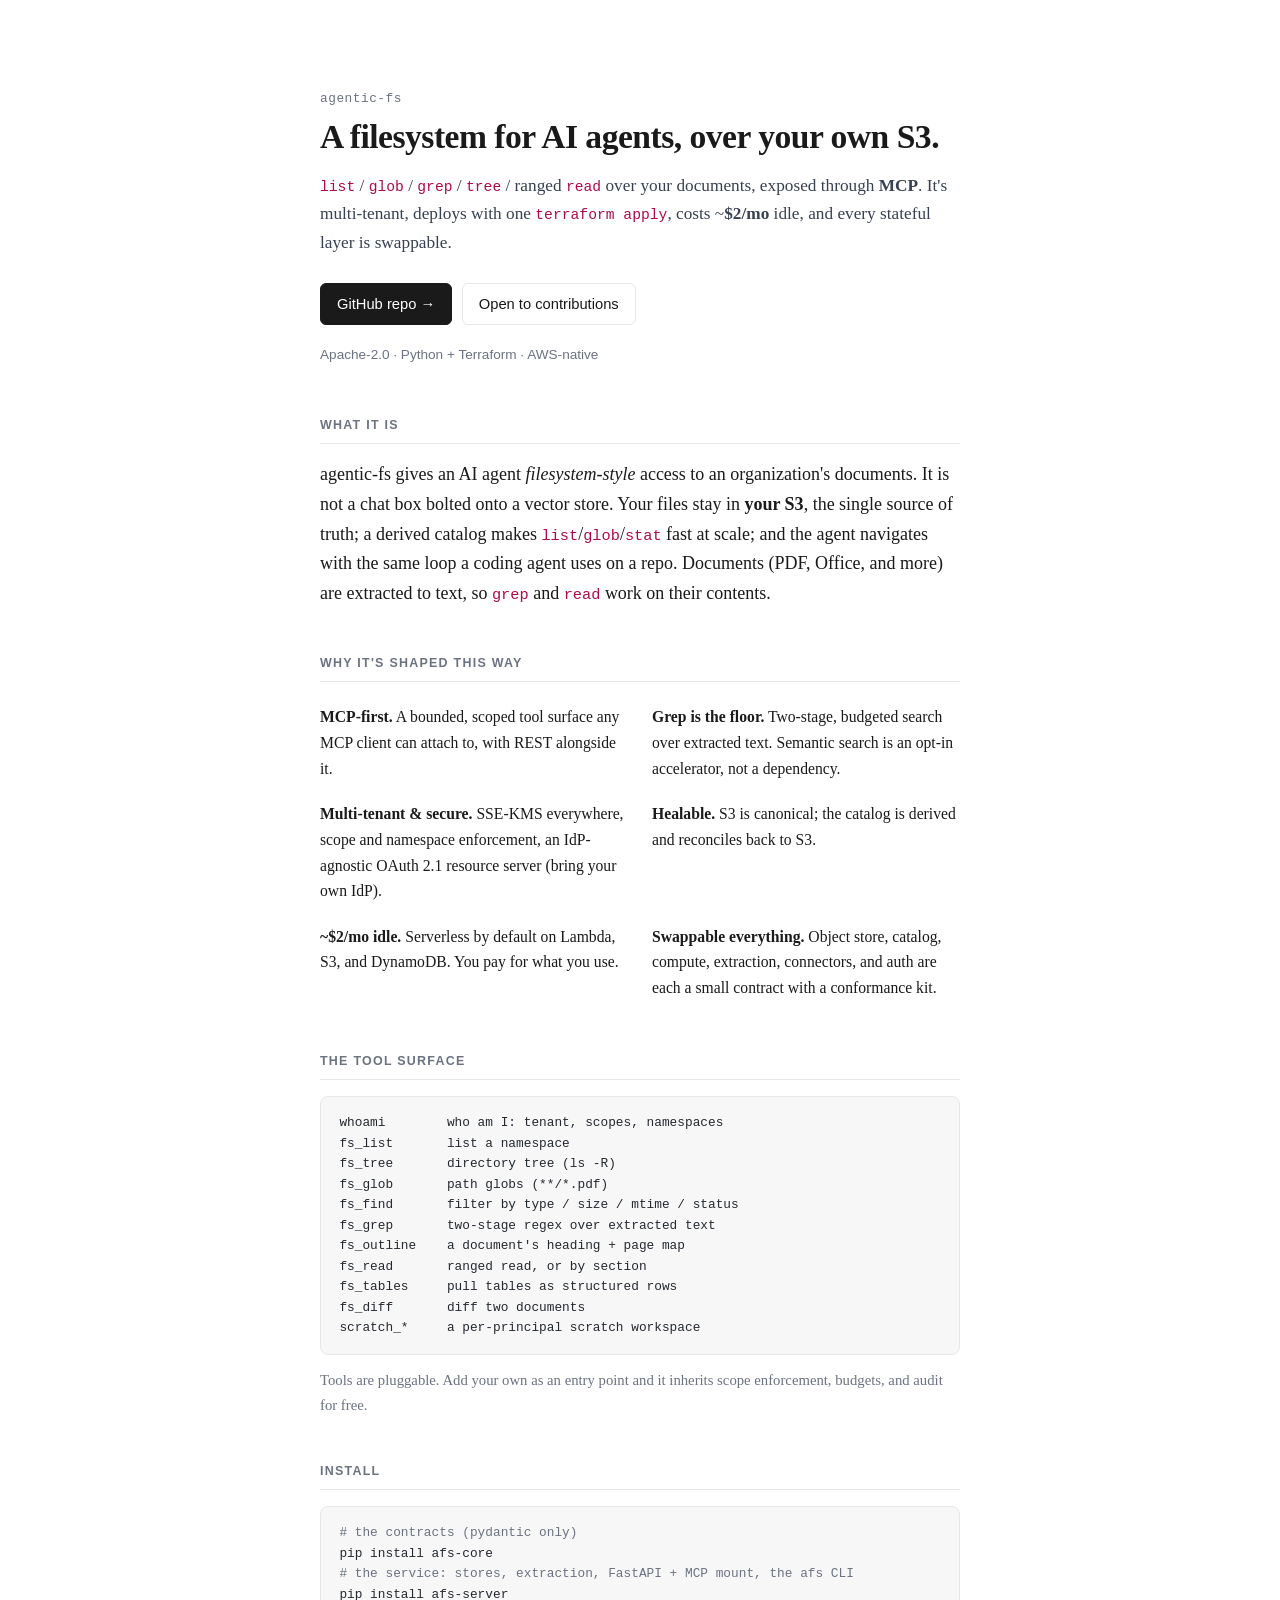
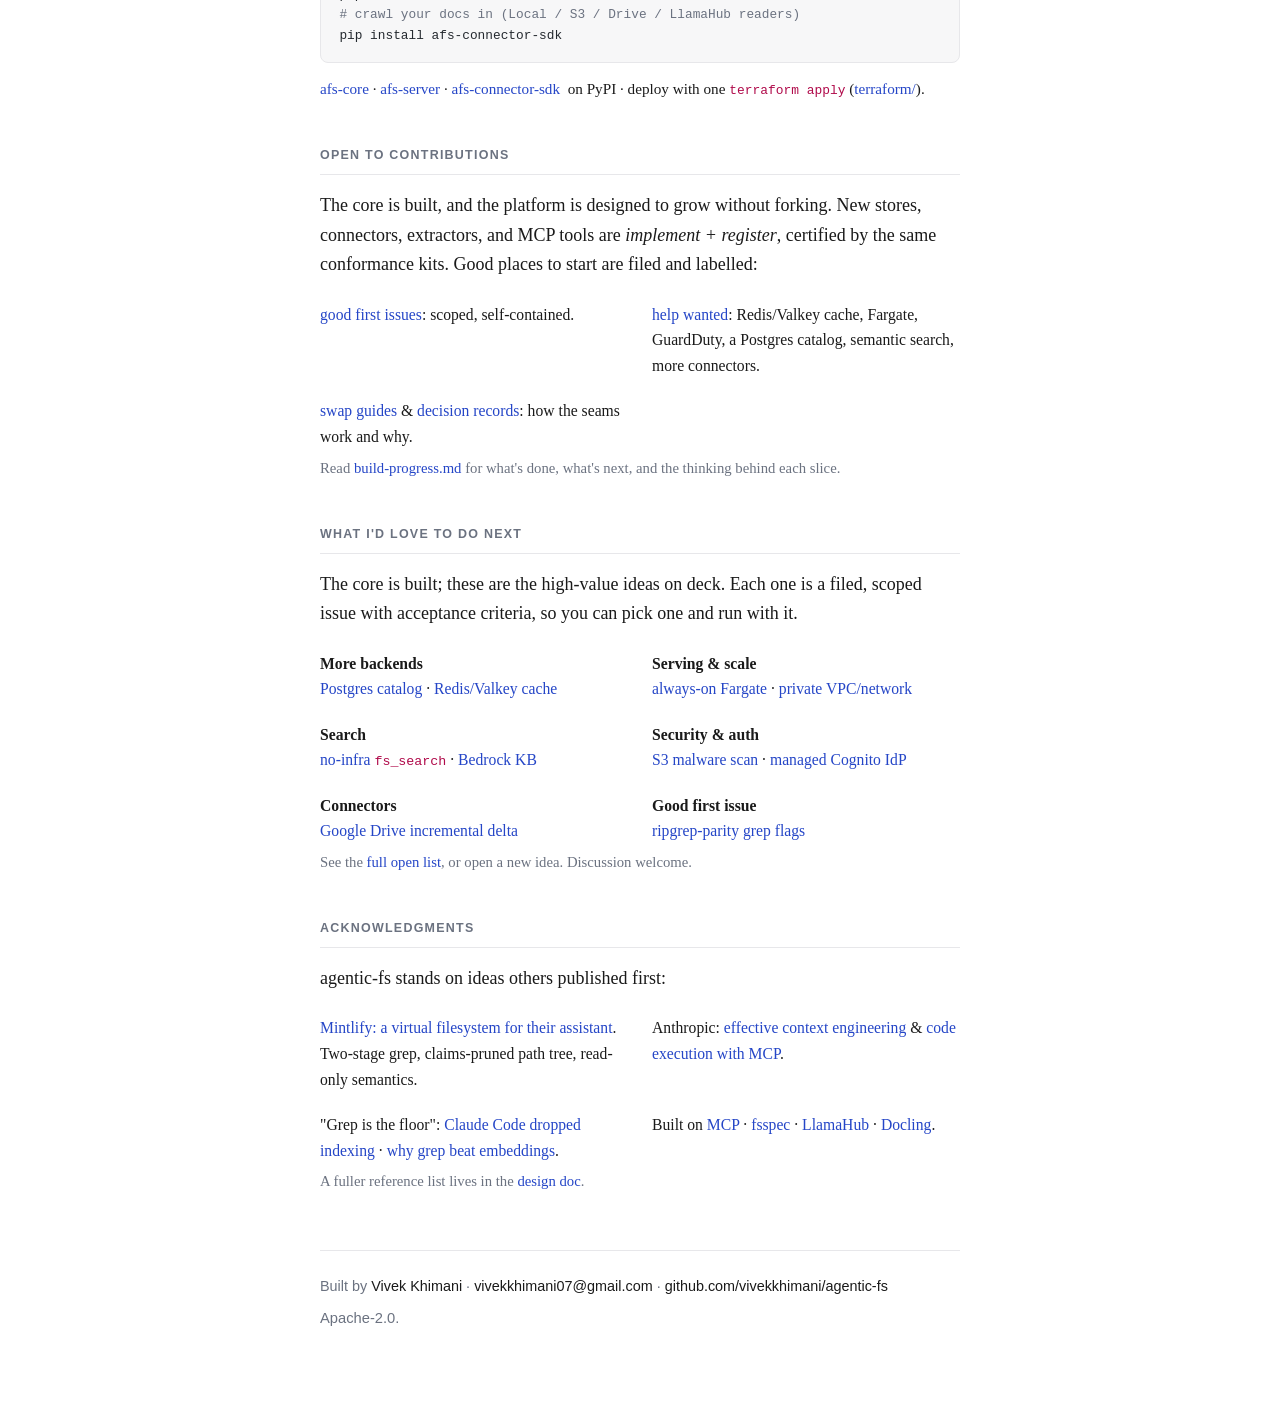
<file: marketing/site/index.html>
<!doctype html>
<html lang="en">
  <head>
    <meta charset="utf-8" />
    <meta name="viewport" content="width=device-width, initial-scale=1" />
    <title>agentic-fs: a filesystem for AI agents, over your own S3</title>
    <meta
      name="description"
      content="Filesystem-style access to your documents for AI agents. list / glob / grep / read over your own S3, via MCP. Multi-tenant, one terraform apply, ~$2/mo idle, every layer swappable. Apache-2.0."
    />
    <meta property="og:title" content="agentic-fs" />
    <meta
      property="og:description"
      content="A filesystem for AI agents, over your own S3. MCP-first, multi-tenant, swappable, ~$2/mo idle. Open source (Apache-2.0)."
    />
    <meta property="og:type" content="website" />
    <meta property="og:url" content="https://agenticfs.xyz" />
    <link
      rel="icon"
      href="data:image/svg+xml,&lt;svg xmlns='http://www.w3.org/2000/svg' viewBox='0 0 16 16'&gt;&lt;text y='14' font-size='14'&gt;%F0%9F%97%82%EF%B8%8F&lt;/text&gt;&lt;/svg&gt;"
    />
    <link rel="stylesheet" href="styles.css" />
  </head>
  <body>
    <main>
      <header class="hero">
        <div class="eyebrow">agentic-fs</div>
        <h1>A filesystem for AI agents, over your own S3.</h1>
        <p class="tagline">
          <code>list</code> / <code>glob</code> / <code>grep</code> /
          <code>tree</code> / ranged <code>read</code> over your documents,
          exposed through <strong>MCP</strong>. It's multi-tenant, deploys with one
          <code>terraform apply</code>, costs ~<strong>$2/mo</strong> idle, and
          every stateful layer is swappable.
        </p>
        <div class="cta">
          <a class="btn primary" href="https://github.com/vivekkhimani/agentic-fs">GitHub repo →</a>
          <a class="btn" href="#contribute">Open to contributions</a>
        </div>
        <p class="meta">Apache-2.0 · Python + Terraform · AWS-native</p>
      </header>

      <section>
        <h2>What it is</h2>
        <p>
          agentic-fs gives an AI agent <em>filesystem-style</em> access to an
          organization's documents. It is not a chat box bolted onto a vector
          store. Your files stay in <strong>your S3</strong>, the single source of
          truth; a derived catalog makes <code>list</code>/<code>glob</code>/<code>stat</code>
          fast at scale; and the agent navigates with the same loop a coding agent
          uses on a repo. Documents (PDF, Office, and more) are extracted to text,
          so <code>grep</code> and <code>read</code> work on their contents.
        </p>
      </section>

      <section>
        <h2>Why it's shaped this way</h2>
        <ul class="grid">
          <li><strong>MCP-first.</strong> A bounded, scoped tool surface any MCP client can attach to, with REST alongside it.</li>
          <li><strong>Grep is the floor.</strong> Two-stage, budgeted search over extracted text. Semantic search is an opt-in accelerator, not a dependency.</li>
          <li><strong>Multi-tenant &amp; secure.</strong> SSE-KMS everywhere, scope and namespace enforcement, an IdP-agnostic OAuth 2.1 resource server (bring your own IdP).</li>
          <li><strong>Healable.</strong> S3 is canonical; the catalog is derived and reconciles back to S3.</li>
          <li><strong>~$2/mo idle.</strong> Serverless by default on Lambda, S3, and DynamoDB. You pay for what you use.</li>
          <li><strong>Swappable everything.</strong> Object store, catalog, compute, extraction, connectors, and auth are each a small contract with a conformance kit.</li>
        </ul>
      </section>

      <section>
        <h2>The tool surface</h2>
        <pre class="tools">
whoami        who am I: tenant, scopes, namespaces
fs_list       list a namespace
fs_tree       directory tree (ls -R)
fs_glob       path globs (**/*.pdf)
fs_find       filter by type / size / mtime / status
fs_grep       two-stage regex over extracted text
fs_outline    a document's heading + page map
fs_read       ranged read, or by section
fs_tables     pull tables as structured rows
fs_diff       diff two documents
scratch_*     a per-principal scratch workspace</pre>
        <p class="muted">Tools are pluggable. Add your own as an entry point and it inherits scope enforcement, budgets, and audit for free.</p>
      </section>

      <section>
        <h2>Install</h2>
        <pre class="install"><span class="c"># the contracts (pydantic only)</span>
pip install afs-core
<span class="c"># the service: stores, extraction, FastAPI + MCP mount, the afs CLI</span>
pip install afs-server
<span class="c"># crawl your docs in (Local / S3 / Drive / LlamaHub readers)</span>
pip install afs-connector-sdk</pre>
        <p class="links">
          <a href="https://pypi.org/project/afs-core/">afs-core</a> ·
          <a href="https://pypi.org/project/afs-server/">afs-server</a> ·
          <a href="https://pypi.org/project/afs-connector-sdk/">afs-connector-sdk</a>
          &nbsp;on PyPI · deploy with one <code>terraform apply</code>
          (<a href="https://github.com/vivekkhimani/agentic-fs/tree/master/terraform">terraform/</a>).
        </p>
      </section>

      <section id="contribute">
        <h2>Open to contributions</h2>
        <p>
          The core is built, and the platform is designed to grow without forking.
          New stores, connectors, extractors, and MCP tools are
          <em>implement + register</em>, certified by the same conformance kits.
          Good places to start are filed and labelled:
        </p>
        <ul class="grid">
          <li><a href="https://github.com/vivekkhimani/agentic-fs/issues?q=is%3Aissue+is%3Aopen+label%3A%22good+first+issue%22">good first issues</a>: scoped, self-contained.</li>
          <li><a href="https://github.com/vivekkhimani/agentic-fs/issues?q=is%3Aissue+is%3Aopen+label%3A%22help+wanted%22">help wanted</a>: Redis/Valkey cache, Fargate, GuardDuty, a Postgres catalog, semantic search, more connectors.</li>
          <li><a href="https://github.com/vivekkhimani/agentic-fs/tree/master/docs/swap-guides">swap guides</a> &amp; <a href="https://github.com/vivekkhimani/agentic-fs/tree/master/docs/decisions">decision records</a>: how the seams work and why.</li>
        </ul>
        <p class="muted">Read <a href="https://github.com/vivekkhimani/agentic-fs/blob/master/docs/build-progress.md">build-progress.md</a> for what's done, what's next, and the thinking behind each slice.</p>
      </section>

      <section id="roadmap">
        <h2>What I'd love to do next</h2>
        <p>
          The core is built; these are the high-value ideas on deck. Each one is a
          filed, scoped issue with acceptance criteria, so you can pick one and run
          with it.
        </p>
        <ul class="grid">
          <li>
            <strong>More backends</strong><br />
            <a href="https://github.com/vivekkhimani/agentic-fs/issues/77">Postgres catalog</a> ·
            <a href="https://github.com/vivekkhimani/agentic-fs/issues/78">Redis/Valkey cache</a>
          </li>
          <li>
            <strong>Serving &amp; scale</strong><br />
            <a href="https://github.com/vivekkhimani/agentic-fs/issues/73">always-on Fargate</a> ·
            <a href="https://github.com/vivekkhimani/agentic-fs/issues/74">private VPC/network</a>
          </li>
          <li>
            <strong>Search</strong><br />
            <a href="https://github.com/vivekkhimani/agentic-fs/issues/79">no-infra <code>fs_search</code></a> ·
            <a href="https://github.com/vivekkhimani/agentic-fs/issues/72">Bedrock KB</a>
          </li>
          <li>
            <strong>Security &amp; auth</strong><br />
            <a href="https://github.com/vivekkhimani/agentic-fs/issues/76">S3 malware scan</a> ·
            <a href="https://github.com/vivekkhimani/agentic-fs/issues/75">managed Cognito IdP</a>
          </li>
          <li>
            <strong>Connectors</strong><br />
            <a href="https://github.com/vivekkhimani/agentic-fs/issues/80">Google Drive incremental delta</a>
          </li>
          <li>
            <strong>Good first issue</strong><br />
            <a href="https://github.com/vivekkhimani/agentic-fs/issues/81">ripgrep-parity grep flags</a>
          </li>
        </ul>
        <p class="muted">
          See the <a href="https://github.com/vivekkhimani/agentic-fs/issues?q=is%3Aissue+is%3Aopen+label%3A%22help+wanted%22">full open list</a>,
          or open a new idea. Discussion welcome.
        </p>
      </section>

      <section id="credits">
        <h2>Acknowledgments</h2>
        <p>agentic-fs stands on ideas others published first:</p>
        <ul class="grid">
          <li><a href="https://www.mintlify.com/blog/how-we-built-a-virtual-filesystem-for-our-assistant">Mintlify: a virtual filesystem for their assistant</a>. Two-stage grep, claims-pruned path tree, read-only semantics.</li>
          <li>Anthropic: <a href="https://www.anthropic.com/engineering/effective-context-engineering-for-ai-agents">effective context engineering</a> &amp; <a href="https://www.anthropic.com/engineering/code-execution-with-mcp">code execution with MCP</a>.</li>
          <li>"Grep is the floor": <a href="https://vadim.blog/claude-code-no-indexing/">Claude Code dropped indexing</a> · <a href="https://jxnl.co/writing/2025/09/11/why-grep-beat-embeddings-in-our-swe-bench-agent-lessons-from-augment/">why grep beat embeddings</a>.</li>
          <li>Built on <a href="https://modelcontextprotocol.io">MCP</a> · <a href="https://filesystem-spec.readthedocs.io">fsspec</a> · <a href="https://llamahub.ai/">LlamaHub</a> · <a href="https://github.com/DS4SD/docling">Docling</a>.</li>
        </ul>
        <p class="muted">A fuller reference list lives in the <a href="https://github.com/vivekkhimani/agentic-fs/blob/master/docs/agentic-fs-oss-plan.md#references">design doc</a>.</p>
      </section>

      <footer>
        <p>
          Built by <a href="https://vivekkhimani.github.io">Vivek Khimani</a> ·
          <a href="mailto:vivekkhimani07@gmail.com">vivekkhimani07@gmail.com</a> ·
          <a href="https://github.com/vivekkhimani/agentic-fs">github.com/vivekkhimani/agentic-fs</a>
        </p>
        <p class="muted">Apache-2.0.</p>
      </footer>
    </main>
  </body>
</html>
</file>
<file: marketing/site/styles.css>
/* agentic-fs — white, minimal, research-paper aesthetic. No build, no JS. */
:root {
  --bg: #ffffff;
  --fg: #1a1a1a;
  --muted: #6b7280;
  --line: #e7e7ea;
  --panel: #f7f7f8;
  --accent: #2546c7;
  --serif: Charter, "Bitstream Charter", Cambria, Georgia, "Times New Roman", serif;
  --sans: -apple-system, BlinkMacSystemFont, "Segoe UI", Roboto, Helvetica, Arial, sans-serif;
  --mono: ui-monospace, SFMono-Regular, "SF Mono", Menlo, Consolas, monospace;
}
* { box-sizing: border-box; }
html { -webkit-text-size-adjust: 100%; }
body {
  margin: 0;
  background: var(--bg);
  color: var(--fg);
  font-family: var(--serif);
  font-size: 18px;
  line-height: 1.65;
  -webkit-font-smoothing: antialiased;
}
main { max-width: 680px; margin: 0 auto; padding: 5.5rem 1.25rem 4rem; }
a { color: var(--accent); text-decoration: none; }
a:hover { text-decoration: underline; }
code { font-family: var(--mono); font-size: 0.85em; color: #b00a4a; }
pre code { color: inherit; }
strong { font-weight: 650; }
em { font-style: italic; }

.hero { margin-bottom: 3rem; }
.eyebrow {
  font-family: var(--mono);
  font-size: 0.8rem;
  letter-spacing: 0.04em;
  color: var(--muted);
}
h1 {
  font-size: 2.1rem;
  font-weight: 600;
  line-height: 1.2;
  letter-spacing: -0.015em;
  margin: 0.5rem 0 0.9rem;
}
.tagline { color: #374151; margin: 0 0 1.6rem; font-size: 1.08rem; }
.cta { display: flex; gap: 0.6rem; flex-wrap: wrap; font-family: var(--sans); }
.btn {
  display: inline-block; padding: 0.5rem 1rem; border: 1px solid var(--line);
  border-radius: 6px; color: var(--fg); font-size: 0.92rem; background: #fff;
}
.btn:hover { border-color: #c7c9cf; text-decoration: none; }
.btn.primary { background: var(--fg); border-color: var(--fg); color: #fff; }
.btn.primary:hover { background: #000; }
.meta { color: var(--muted); font-size: 0.85rem; margin: 1.2rem 0 0; font-family: var(--sans); }

section { margin: 2.75rem 0; }
h2 {
  font-family: var(--sans);
  font-size: 0.78rem; text-transform: uppercase; letter-spacing: 0.1em;
  color: var(--muted); font-weight: 600;
  margin: 0 0 1rem; padding-bottom: 0.5rem; border-bottom: 1px solid var(--line);
}
p { margin: 0 0 1rem; }

ul.grid { list-style: none; padding: 0; margin: 0; display: grid; gap: 0.5rem 1.5rem; }
@media (min-width: 620px) { ul.grid { grid-template-columns: 1fr 1fr; } }
ul.grid li { padding: 0.35rem 0; font-size: 0.98rem; }

pre {
  background: var(--panel); border: 1px solid var(--line); border-radius: 8px;
  padding: 1rem 1.15rem; overflow-x: auto;
  font-family: var(--mono); font-size: 0.8rem; line-height: 1.6; color: #24292f;
}
pre.install .c { color: var(--muted); }
.muted { color: var(--muted); font-size: 0.92rem; }
.links { font-size: 0.95rem; }

footer { border-top: 1px solid var(--line); margin-top: 3.5rem; padding-top: 1.5rem; font-family: var(--sans); }
footer p { margin: 0 0 0.5rem; font-size: 0.9rem; color: var(--muted); }
footer a { color: var(--fg); }
footer a:hover { color: var(--accent); }
</file>
